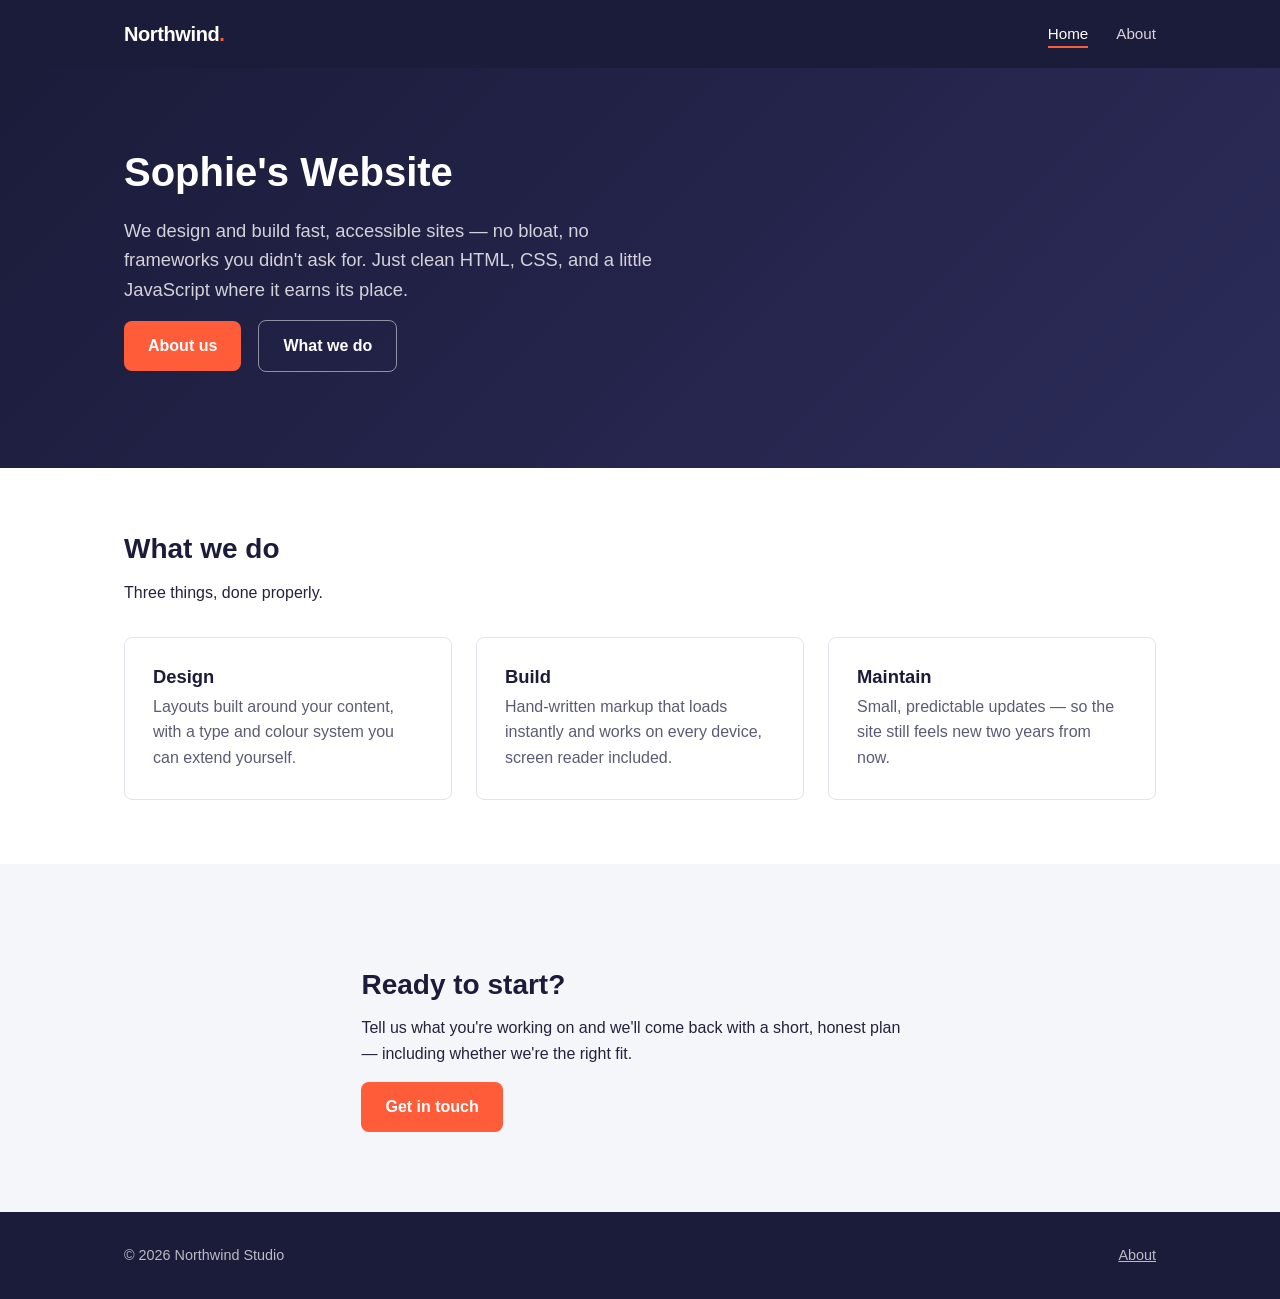
<file: index.html>
<!DOCTYPE html>
<html lang="en">
  <head>
    <meta charset="utf-8" />
    <meta name="viewport" content="width=device-width, initial-scale=1" />
    <title>Home — Sophie Website</title>
    <meta
      name="description"
      content="Northwind Studio builds clear, fast websites for growing teams."
    />
    <link rel="stylesheet" href="styles.css" />
  </head>
  <body>
    <header class="site-header">
      <div class="container">
        <a class="logo" href="index.html">Northwind<span>.</span></a>
        <button
          class="nav-toggle"
          type="button"
          aria-expanded="false"
          aria-controls="site-nav"
        >
          Menu
        </button>
        <nav class="site-nav" id="site-nav" aria-label="Main">
          <ul>
            <li><a href="index.html" class="is-active">Home</a></li>
            <li><a href="about.html">About</a></li>
          </ul>
        </nav>
      </div>
    </header>

    <main>
      <section class="hero">
        <div class="container">
          <h1>Sophie's Website</h1>
          <p>
            We design and build fast, accessible sites — no bloat, no
            frameworks you didn't ask for. Just clean HTML, CSS, and a little
            JavaScript where it earns its place.
          </p>
          <p>
            <a class="btn" href="about.html">About us</a>
            <a class="btn btn-secondary" href="#services">What we do</a>
          </p>
        </div>
      </section>

      <section class="section" id="services">
        <div class="container">
          <h2>What we do</h2>
          <p>Three things, done properly.</p>
          <div class="cards">
            <article class="card">
              <h3>Design</h3>
              <p>
                Layouts built around your content, with a type and colour
                system you can extend yourself.
              </p>
            </article>
            <article class="card">
              <h3>Build</h3>
              <p>
                Hand-written markup that loads instantly and works on every
                device, screen reader included.
              </p>
            </article>
            <article class="card">
              <h3>Maintain</h3>
              <p>
                Small, predictable updates — so the site still feels new two
                years from now.
              </p>
            </article>
          </div>
        </div>
      </section>

      <section class="section section-alt">
        <div class="container prose">
          <h2>Ready to start?</h2>
          <p>
            Tell us what you're working on and we'll come back with a short,
            honest plan — including whether we're the right fit.
          </p>
          <p><a class="btn" href="mailto:hello@example.com">Get in touch</a></p>
        </div>
      </section>
    </main>

    <footer class="site-footer">
      <div class="container">
        <span>&copy; <span data-year>2026</span> Northwind Studio</span>
        <span><a href="about.html">About</a></span>
      </div>
    </footer>

    <script src="main.js"></script>
  </body>
</html>
</file>
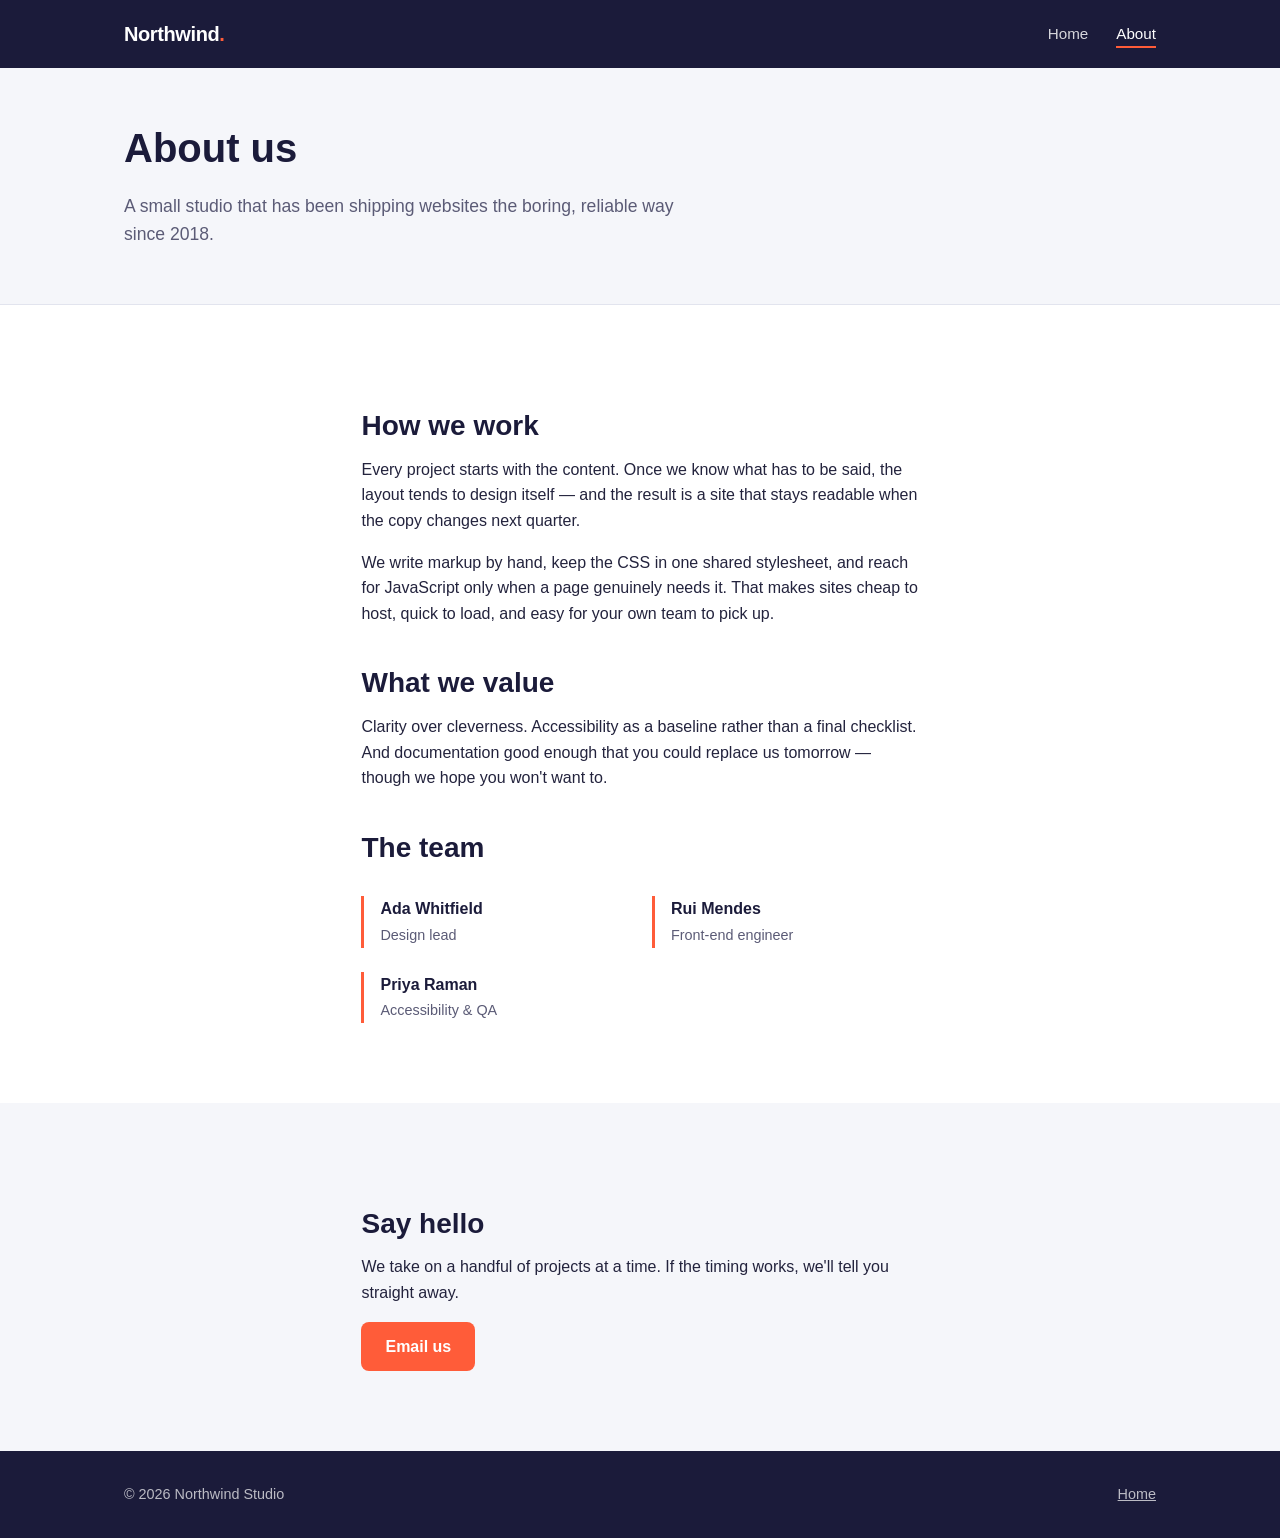
<file: about.html>
<!DOCTYPE html>
<html lang="en">
  <head>
    <meta charset="utf-8" />
    <meta name="viewport" content="width=device-width, initial-scale=1" />
    <title>About — Northwind Studio</title>
    <meta
      name="description"
      content="Who we are, how we work, and why we keep things simple."
    />
    <link rel="stylesheet" href="styles.css" />
  </head>
  <body>
    <header class="site-header">
      <div class="container">
        <a class="logo" href="index.html">Northwind<span>.</span></a>
        <button
          class="nav-toggle"
          type="button"
          aria-expanded="false"
          aria-controls="site-nav"
        >
          Menu
        </button>
        <nav class="site-nav" id="site-nav" aria-label="Main">
          <ul>
            <li><a href="index.html">Home</a></li>
            <li><a href="about.html" class="is-active">About</a></li>
          </ul>
        </nav>
      </div>
    </header>

    <main>
      <section class="page-head">
        <div class="container">
          <h1>About us</h1>
          <p>
            A small studio that has been shipping websites the boring,
            reliable way since 2018.
          </p>
        </div>
      </section>

      <section class="section">
        <div class="container prose">
          <h2>How we work</h2>
          <p>
            Every project starts with the content. Once we know what has to be
            said, the layout tends to design itself — and the result is a site
            that stays readable when the copy changes next quarter.
          </p>
          <p>
            We write markup by hand, keep the CSS in one shared stylesheet, and
            reach for JavaScript only when a page genuinely needs it. That
            makes sites cheap to host, quick to load, and easy for your own
            team to pick up.
          </p>

          <h2>What we value</h2>
          <p>
            Clarity over cleverness. Accessibility as a baseline rather than a
            final checklist. And documentation good enough that you could
            replace us tomorrow — though we hope you won't want to.
          </p>

          <h2>The team</h2>
          <ul class="team">
            <li>
              <strong>Ada Whitfield</strong>
              <span>Design lead</span>
            </li>
            <li>
              <strong>Rui Mendes</strong>
              <span>Front-end engineer</span>
            </li>
            <li>
              <strong>Priya Raman</strong>
              <span>Accessibility &amp; QA</span>
            </li>
          </ul>
        </div>
      </section>

      <section class="section section-alt">
        <div class="container prose">
          <h2>Say hello</h2>
          <p>
            We take on a handful of projects at a time. If the timing works,
            we'll tell you straight away.
          </p>
          <p><a class="btn" href="mailto:hello@example.com">Email us</a></p>
        </div>
      </section>
    </main>

    <footer class="site-footer">
      <div class="container">
        <span>&copy; <span data-year>2026</span> Northwind Studio</span>
        <span><a href="index.html">Home</a></span>
      </div>
    </footer>

    <script src="main.js"></script>
  </body>
</html>
</file>
<file: styles.css>
/* ---------------------------------------------
   Shared stylesheet
   --------------------------------------------- */

:root {
  --navy: #1b1b3a;
  --navy-light: #2c2c5a;
  --accent: #ff5c39;
  --accent-dark: #e04a29;
  --text: #23233d;
  --text-muted: #5b5b76;
  --bg: #ffffff;
  --bg-alt: #f5f6fa;
  --border: #e2e4ee;

  --max-width: 1080px;
  --radius: 8px;
  --font: -apple-system, BlinkMacSystemFont, "Segoe UI", Roboto, Helvetica,
    Arial, sans-serif;
}

*,
*::before,
*::after {
  box-sizing: border-box;
}

body {
  margin: 0;
  font-family: var(--font);
  font-size: 16px;
  line-height: 1.6;
  color: var(--text);
  background: var(--bg);
}

h1,
h2,
h3 {
  line-height: 1.2;
  color: var(--navy);
  margin: 0 0 0.5em;
}

h1 {
  font-size: 2.5rem;
}

h2 {
  font-size: 1.75rem;
}

p {
  margin: 0 0 1rem;
}

a {
  color: var(--accent-dark);
}

.container {
  width: 100%;
  max-width: var(--max-width);
  margin: 0 auto;
  padding: 0 1.5rem;
}

/* --- Header / nav --- */

.site-header {
  background: var(--navy);
  color: #fff;
}

.site-header .container {
  display: flex;
  align-items: center;
  justify-content: space-between;
  gap: 1rem;
  min-height: 68px;
}

.logo {
  font-weight: 700;
  font-size: 1.25rem;
  letter-spacing: -0.02em;
  color: #fff;
  text-decoration: none;
}

.logo span {
  color: var(--accent);
}

.nav-toggle {
  display: none;
  background: none;
  border: 1px solid rgba(255, 255, 255, 0.4);
  border-radius: var(--radius);
  color: #fff;
  font-size: 1rem;
  padding: 0.4rem 0.7rem;
  cursor: pointer;
}

.site-nav ul {
  display: flex;
  gap: 1.75rem;
  list-style: none;
  margin: 0;
  padding: 0;
}

.site-nav a {
  color: rgba(255, 255, 255, 0.82);
  text-decoration: none;
  font-size: 0.95rem;
  padding: 0.25rem 0;
  border-bottom: 2px solid transparent;
}

.site-nav a:hover {
  color: #fff;
}

.site-nav a.is-active {
  color: #fff;
  border-bottom-color: var(--accent);
}

/* --- Hero --- */

.hero {
  background: linear-gradient(135deg, var(--navy) 0%, var(--navy-light) 100%);
  color: #fff;
  padding: 5rem 0;
}

.hero h1 {
  color: #fff;
  max-width: 20ch;
}

.hero p {
  font-size: 1.15rem;
  color: rgba(255, 255, 255, 0.8);
  max-width: 55ch;
}

.page-head {
  background: var(--bg-alt);
  border-bottom: 1px solid var(--border);
  padding: 3.5rem 0;
}

.page-head p {
  color: var(--text-muted);
  font-size: 1.1rem;
  max-width: 60ch;
  margin: 0;
}

/* --- Buttons --- */

.btn {
  display: inline-block;
  background: var(--accent);
  color: #fff;
  text-decoration: none;
  font-weight: 600;
  padding: 0.75rem 1.5rem;
  border: none;
  border-radius: var(--radius);
  cursor: pointer;
  font-size: 1rem;
}

.btn:hover {
  background: var(--accent-dark);
}

.btn-secondary {
  background: transparent;
  color: #fff;
  border: 1px solid rgba(255, 255, 255, 0.5);
  margin-left: 0.75rem;
}

.btn-secondary:hover {
  background: rgba(255, 255, 255, 0.1);
}

/* --- Sections & cards --- */

.section {
  padding: 4rem 0;
}

.section-alt {
  background: var(--bg-alt);
}

.cards {
  display: grid;
  grid-template-columns: repeat(auto-fit, minmax(260px, 1fr));
  gap: 1.5rem;
  margin-top: 2rem;
}

.card {
  background: var(--bg);
  border: 1px solid var(--border);
  border-radius: var(--radius);
  padding: 1.75rem;
}

.card h3 {
  font-size: 1.15rem;
  margin-bottom: 0.35rem;
}

.card p {
  color: var(--text-muted);
  margin: 0;
}

.prose {
  max-width: 68ch;
}

.prose h2 {
  margin-top: 2.5rem;
}

.team {
  display: grid;
  grid-template-columns: repeat(auto-fit, minmax(200px, 1fr));
  gap: 1.5rem;
  margin-top: 2rem;
  padding: 0;
  list-style: none;
}

.team li {
  border-left: 3px solid var(--accent);
  padding-left: 1rem;
}

.team strong {
  display: block;
  color: var(--navy);
}

.team span {
  color: var(--text-muted);
  font-size: 0.9rem;
}

/* --- Footer --- */

.site-footer {
  background: var(--navy);
  color: rgba(255, 255, 255, 0.7);
  padding: 2rem 0;
  font-size: 0.9rem;
}

.site-footer .container {
  display: flex;
  flex-wrap: wrap;
  align-items: center;
  justify-content: space-between;
  gap: 0.5rem;
}

.site-footer a {
  color: rgba(255, 255, 255, 0.7);
}

/* --- Small screens --- */

@media (max-width: 700px) {
  h1 {
    font-size: 2rem;
  }

  .nav-toggle {
    display: block;
  }

  .site-header .container {
    flex-wrap: wrap;
    padding-bottom: 0.5rem;
  }

  .site-nav {
    flex-basis: 100%;
  }

  .site-nav[hidden] {
    display: none;
  }

  .site-nav ul {
    flex-direction: column;
    gap: 0.25rem;
    padding-bottom: 0.75rem;
  }

  .btn-secondary {
    margin-left: 0;
    margin-top: 0.75rem;
  }

  .hero {
    padding: 3.5rem 0;
  }
}
</file>
